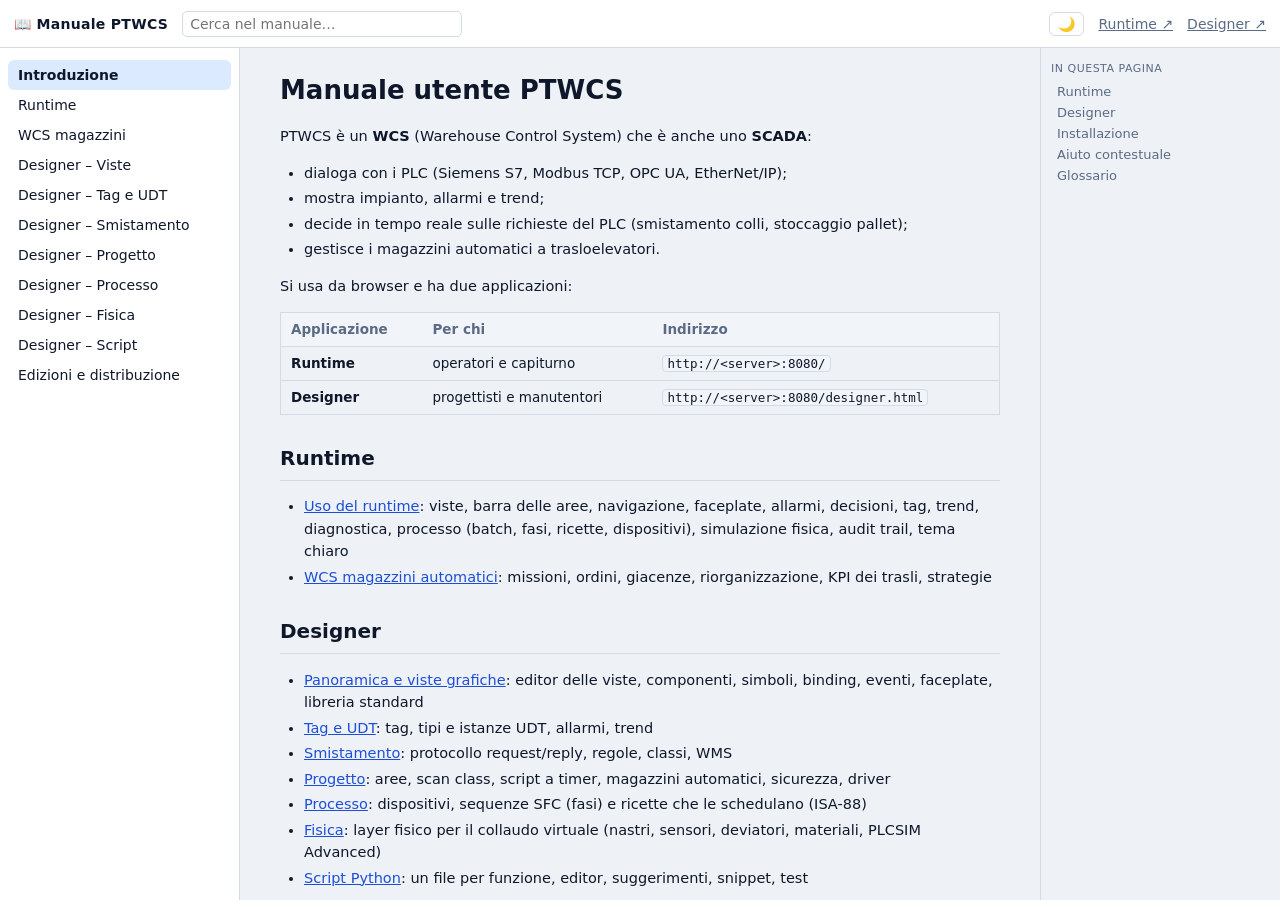
<file: web/manual.html>
<!doctype html>
<html lang="it">
<head>
  <meta charset="utf-8">
  <meta name="viewport" content="width=device-width, initial-scale=1">
  <title>Manuale PTWCS</title>
  <script>try{document.documentElement.dataset.theme=localStorage.getItem('ptwcs.theme')||(matchMedia('(prefers-color-scheme: light)').matches?'light':'dark')}catch(e){}</script>
  <link rel="stylesheet" href="css/app.css">
</head>
<body class="manual">
  <header class="top">
    <span class="brand">📖 Manuale PTWCS</span>
    <input id="mSearch" placeholder="Cerca nel manuale…" style="width:280px">
    <span class="grow"></span>
    <button id="themeBtn"></button>
    <a href="index.html" style="color:var(--muted)">Runtime ↗</a>
    <a href="designer.html" style="color:var(--muted)">Designer ↗</a>
  </header>
  <div class="man-wrap">
    <nav class="man-nav" id="mNav"></nav>
    <main class="man-main md" id="mMain"></main>
    <aside class="man-toc" id="mToc"></aside>
  </div>
  <script type="module">
    import { esc } from './js/core.js';
    import { MANUAL_PAGES, renderMarkdown, manualLink, loadPage, setCurrentPage } from './js/markdown.js';
    import { installDefaultMenu, clipWrite } from './js/ctxmenu.js';
    import { mountThemeButton, themeMenuItem } from './js/theme.js';
    mountThemeButton(document.getElementById('themeBtn'));
    installDefaultMenu((e) => {
      const h = e.target.closest('h1, h2, h3, h4');
      return [
        h ? { label: 'Copia link a questa sezione', icon: '🔗', action: () => clipWrite(`${location.origin}${location.pathname}#${page}/${h.id}`) } : null,
        { label: 'Indietro', icon: '←', action: () => history.back() },
        { label: 'Avanti', icon: '→', action: () => history.forward() },
        { label: 'Aggiorna', icon: '⟳', action: () => location.reload() },
        { sep: true },
        { label: 'Pagine', icon: '☰', sub: MANUAL_PAGES.map(([p, t]) => ({ label: t, checked: p === page, action: () => (location.hash = p) })) },
        { label: 'Cerca nel manuale', icon: '🔍', action: () => search.focus() },
        { label: 'Stampa pagina', icon: '🖨', action: () => window.print() },
        themeMenuItem(),
        { sep: true },
        { label: 'Apri il runtime', icon: '↗', action: () => window.open('index.html', '_blank') },
        { label: 'Apri il Designer', icon: '✎', action: () => window.open('designer.html', '_blank') },
      ];
    });
    const nav = document.getElementById('mNav'), main = document.getElementById('mMain'), tocEl = document.getElementById('mToc');
    const search = document.getElementById('mSearch');
    let page = null;

    function drawNav() {
      nav.innerHTML = MANUAL_PAGES.map(([p, t]) => `<a href="#${p}" class="${p === page ? 'on' : ''}">${esc(t)}</a>`).join('');
    }

    async function show() {
      const [p, anchor] = decodeURIComponent(location.hash.slice(1) || 'index').split('/');
      if (p !== page) {
        page = MANUAL_PAGES.some(([x]) => x === p) ? p : 'index';
        setCurrentPage(page);
        let md;
        try { md = await loadPage(page); } catch (e) { main.innerHTML = `<p>${esc(e.message)}</p>`; return; }
        const r = renderMarkdown(md, { link: manualLink('') });
        main.innerHTML = r.html;
        // ancore dei titoli nel formato pagina/ancora
        main.querySelectorAll('[data-anchor]').forEach((a) => a.setAttribute('href', `#${page}/${a.dataset.anchor}`));
        main.querySelectorAll('a[href^="#"]').forEach((a) => { if (!a.dataset.anchor && !a.getAttribute('href').includes('/') && !MANUAL_PAGES.some(([x]) => `#${x}` === a.getAttribute('href'))) a.setAttribute('href', `#${page}/${a.getAttribute('href').slice(1)}`); });
        tocEl.innerHTML = '<div class="toc-h">In questa pagina</div>' + r.toc.filter((t) => t.level > 1 && t.level < 4).map((t) => `<a href="#${page}/${t.id}" class="l${t.level}">${esc(t.text)}</a>`).join('');
        document.title = `${MANUAL_PAGES.find(([x]) => x === page)[1]} – Manuale PTWCS`;
        drawNav();
      }
      const el = anchor && document.getElementById(anchor);
      main.querySelectorAll('.hl').forEach((x) => x.classList.remove('hl'));
      if (el) { el.scrollIntoView({ block: 'start' }); el.classList.add('hl'); } else main.scrollTop = 0;
    }

    // ricerca in tutte le pagine
    let st;
    search.oninput = () => {
      clearTimeout(st);
      st = setTimeout(async () => {
        const q = search.value.trim().toLowerCase();
        if (q.length < 2) { page = null; return show(); }
        const res = [];
        for (const [p, t] of MANUAL_PAGES) {
          const md = await loadPage(p);
          let head = '', headId = '';
          for (const l of md.split('\n')) {
            const h = l.match(/^#{1,6}\s+(.*)$/);
            if (h) { head = h[1]; headId = (await import('./js/markdown.js')).slug(h[1]); }
            if (l.toLowerCase().includes(q)) res.push({ p, t, head, headId, line: l.replace(/[#*`|>]/g, ' ').trim() });
          }
        }
        page = null;
        main.innerHTML = `<h1>Ricerca: “${esc(search.value)}”</h1>` + (res.length ? res.slice(0, 120).map((r) =>
          `<a class="sres" href="#${r.p}/${r.headId}"><b>${esc(r.t)}</b> › ${esc(r.head)}<br><span class="muted">${esc(r.line.slice(0, 200))}</span></a>`).join('') : '<p class="muted">Nessun risultato.</p>');
        tocEl.innerHTML = '';
        drawNav();
      }, 250);
    };
    window.addEventListener('hashchange', () => { if (search.value) { search.value = ''; page = null; } show(); });
    show();
  </script>
</body>
</html>
</file>
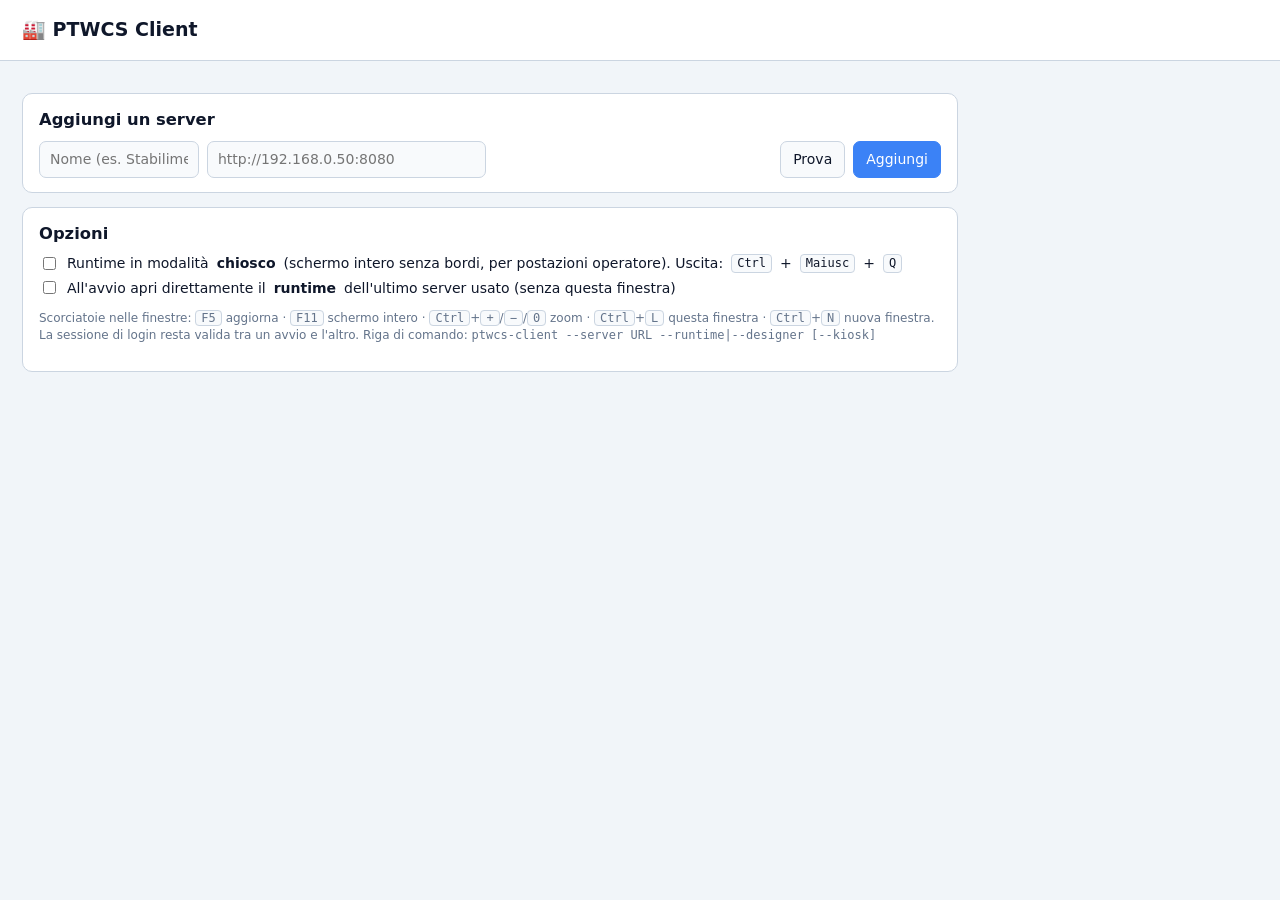
<file: client/src/launcher.html>
<!doctype html>
<html lang="it">
<head>
<meta charset="utf-8">
<title>PTWCS Client</title>
<style>
  :root { --bg: #0b1220; --panel: #111a2e; --panel2: #16213a; --border: #22304d; --fg: #e2e8f0; --muted: #94a3b8; --acc: #3b82f6; --ok: #22c55e; --bad: #ef4444; }
  @media (prefers-color-scheme: light) { :root { --bg: #f1f5f9; --panel: #ffffff; --panel2: #f8fafc; --border: #cbd5e1; --fg: #0f172a; --muted: #64748b; } }
  * { box-sizing: border-box; }
  body { margin: 0; background: var(--bg); color: var(--fg); font: 14px/1.45 system-ui, -apple-system, "Segoe UI", Roboto, sans-serif; }
  header { display: flex; align-items: center; gap: 12px; padding: 16px 22px; border-bottom: 1px solid var(--border); background: var(--panel); }
  header h1 { font-size: 19px; margin: 0; } header .muted { margin-left: auto; }
  main { padding: 18px 22px; display: grid; gap: 14px; max-width: 980px; }
  .muted { color: var(--muted); font-size: 12px; }
  .card { background: var(--panel); border: 1px solid var(--border); border-radius: 10px; padding: 14px 16px; }
  .srv { display: grid; grid-template-columns: 1fr auto; gap: 8px 14px; align-items: center; }
  .srv h3 { margin: 0; font-size: 16px; display: flex; align-items: center; gap: 8px; }
  .dot { width: 10px; height: 10px; border-radius: 50%; background: var(--muted); display: inline-block; }
  .dot.ok { background: var(--ok); } .dot.bad { background: var(--bad); }
  .btns { display: flex; gap: 8px; flex-wrap: wrap; justify-content: flex-end; }
  button { font: inherit; border: 1px solid var(--border); background: var(--panel2); color: var(--fg); border-radius: 7px; padding: 7px 12px; cursor: pointer; }
  button:hover { border-color: var(--acc); }
  button.primary { background: var(--acc); border-color: var(--acc); color: #fff; }
  button.big { padding: 10px 18px; font-size: 15px; }
  button.danger { color: var(--bad); }
  input[type=text], input[type=url] { font: inherit; background: var(--panel2); color: var(--fg); border: 1px solid var(--border); border-radius: 7px; padding: 7px 10px; width: 100%; }
  .form { display: grid; grid-template-columns: 160px 1fr 1fr auto; gap: 8px; align-items: center; }
  label.opt { display: flex; gap: 8px; align-items: center; margin: 4px 0; }
  .empty { text-align: center; padding: 26px; }
  kbd { border: 1px solid var(--border); border-radius: 4px; padding: 0 5px; font-size: 12px; background: var(--panel2); }
  table { border-collapse: collapse; width: 100%; } td, th { padding: 5px 8px; text-align: left; border-bottom: 1px solid var(--border); } th { color: var(--muted); font-weight: 600; font-size: 12px; }
  .modal-back { position: fixed; inset: 0; background: #0009; display: grid; place-items: center; z-index: 10; }
  .modal { background: var(--panel); border: 1px solid var(--border); border-radius: 12px; width: min(760px, 94vw); max-height: 90vh; overflow: auto; padding: 18px 20px; box-shadow: 0 20px 60px #0008; }
  .modal h2 { margin: 0 0 4px; font-size: 18px; } .modal h4 { margin: 16px 0 8px; }
  .acts { display: grid; grid-template-columns: repeat(auto-fill, minmax(165px, 1fr)); gap: 8px; }
  .acts button { text-align: left; padding: 10px 12px; } .acts button b { display: block; } .acts button span { font-size: 12px; color: var(--muted); }
  .msg { margin-top: 10px; padding: 8px 10px; border-radius: 7px; font-size: 13px; } .msg.ok { background: #22c55e22; border: 1px solid var(--ok); } .msg.err { background: #ef444422; border: 1px solid var(--bad); }
  .row { display: flex; gap: 8px; align-items: center; } .grow { flex: 1; }
  input[type=password] { font: inherit; background: var(--panel2); color: var(--fg); border: 1px solid var(--border); border-radius: 7px; padding: 7px 10px; }
</style>
</head>
<body>
<header><h1>🏭 PTWCS Client</h1><span class="muted" id="ver"></span></header>
<main>
  <div id="list"></div>
  <div class="card" id="recentCard" hidden><h3 style="margin:0 0 8px">📂 Progetti recenti</h3><div id="recent"></div></div>
  <div class="card">
    <h3 style="margin:0 0 10px">Aggiungi un server</h3>
    <div class="form">
      <input type="text" id="nName" placeholder="Nome (es. Stabilimento)">
      <input type="url" id="nUrl" placeholder="http://192.168.0.50:8080">
      <span class="muted" id="nTest"></span>
      <div class="btns"><button id="bTest">Prova</button><button class="primary" id="bAdd">Aggiungi</button></div>
    </div>
  </div>
  <div class="card">
    <h3 style="margin:0 0 8px">Opzioni</h3>
    <label class="opt"><input type="checkbox" id="oKiosk"> Runtime in modalità <b>chiosco</b> (schermo intero senza bordi, per postazioni operatore). Uscita: <kbd>Ctrl</kbd>+<kbd>Maiusc</kbd>+<kbd>Q</kbd></label>
    <label class="opt"><input type="checkbox" id="oAuto"> All'avvio apri direttamente il <b>runtime</b> dell'ultimo server usato (senza questa finestra)</label>
    <p class="muted">Scorciatoie nelle finestre: <kbd>F5</kbd> aggiorna · <kbd>F11</kbd> schermo intero · <kbd>Ctrl</kbd>+<kbd>+</kbd>/<kbd>−</kbd>/<kbd>0</kbd> zoom · <kbd>Ctrl</kbd>+<kbd>L</kbd> questa finestra · <kbd>Ctrl</kbd>+<kbd>N</kbd> nuova finestra.
      La sessione di login resta valida tra un avvio e l'altro. Riga di comando: <code>ptwcs-client --server URL --runtime|--designer [--kiosk]</code></p>
  </div>
</main>
<script>
  const send = (m) => window.ipc.postMessage(JSON.stringify(m));
  let S = { servers: [], last: null, kiosk: false, autostart: false };
  const status = {};
  const esc = (s) => String(s ?? '').replace(/[&<>"]/g, (c) => ({ '&': '&amp;', '<': '&lt;', '>': '&gt;', '"': '&quot;' }[c]));
  const norm = (u) => { u = u.trim(); if (!/^https?:\/\//.test(u)) u = 'http://' + u; return u.replace(/\/+$/, ''); };

  function draw() {
    document.getElementById('oKiosk').checked = !!S.kiosk;
    document.getElementById('oAuto').checked = !!S.autostart;
    const list = document.getElementById('list');
    if (!S.servers.length) { list.innerHTML = '<div class="card empty muted">Nessun server. Aggiungi l\'indirizzo del server PTWCS (es. <code>http://localhost:8080</code>).</div>'; return; }
    list.innerHTML = S.servers.map((s, i) => {
      const st = status[s.url];
      const dot = st ? (st.ok ? 'ok' : 'bad') : '';
      const info = st ? (st.ok ? `${esc(st.plant)}${st.designer ? '' : ' · Designer disabilitato'}` : `non raggiungibile: ${esc(st.error)}`) : 'verifica…';
      return `<div class="card srv" data-i="${i}"><div><h3><span class="dot ${dot}"></span>${esc(s.name || s.url)}${S.last === s.url ? ' <span class="muted">(ultimo usato)</span>' : ''}</h3>
          <div class="muted">${esc(s.url)} · ${info}</div></div>
        <div class="btns"><button class="primary big" data-a="runtime">▶ Runtime</button><button class="big" data-a="designer" ${st && st.ok && !st.designer ? 'disabled' : ''}>✎ Designer</button>
          <button data-a="proj" title="Nuovo, apri, salva, backup">📁 Progetto</button><button data-a="test" title="Verifica la connessione">⟳</button><button class="danger" data-a="del" title="Rimuovi">✕</button></div></div>`;
    }).join('');
    list.querySelectorAll('[data-a]').forEach((b) => (b.onclick = () => {
      const i = +b.closest('[data-i]').dataset.i, s = S.servers[i];
      if (b.dataset.a === 'del') { if (confirm(`Rimuovere ${s.name || s.url}?`)) { S.servers.splice(i, 1); save(); } return; }
      if (b.dataset.a === 'proj') { projDialog(s); return; }
      if (b.dataset.a === 'test') { delete status[s.url]; draw(); send({ cmd: 'test', url: s.url }); return; }
      send({ cmd: 'open', url: s.url, app: b.dataset.a, kiosk: b.dataset.a === 'runtime' && !!S.kiosk });
    }));
  }
  function save() { send({ cmd: 'save', config: S }); draw(); }

  window.__state = (st, version) => {
    S = st;
    drawRecent();
    document.getElementById('ver').textContent = `versione ${version}`;
    draw();
    for (const s of S.servers) send({ cmd: 'test', url: s.url });
  };
  window.__test = (url, r) => {
    status[url] = r;
    if (url === norm(document.getElementById('nUrl').value || 'x')) document.getElementById('nTest').textContent = r.ok ? `✓ ${r.plant}` : `✕ ${r.error}`;
    draw();
  };
  document.getElementById('bTest').onclick = () => { const u = norm(document.getElementById('nUrl').value); document.getElementById('nTest').textContent = '…'; send({ cmd: 'test', url: u }); };
  document.getElementById('bAdd').onclick = () => {
    const u = document.getElementById('nUrl').value;
    if (!u.trim()) return;
    const url = norm(u);
    if (!S.servers.some((s) => s.url === url)) S.servers.push({ name: document.getElementById('nName').value.trim(), url });
    document.getElementById('nName').value = ''; document.getElementById('nUrl').value = ''; document.getElementById('nTest').textContent = '';
    save(); send({ cmd: 'test', url });
  };
  document.getElementById('oKiosk').onchange = (e) => { S.kiosk = e.target.checked; save(); };
  document.getElementById('oAuto').onchange = (e) => { S.autostart = e.target.checked; save(); };
  // ------------------------------------------------------------ progetti
  let rid = 0; const pend = {};
  const call = (url, op, extra = {}) => new Promise((res) => { const id = ++rid; pend[id] = res; send({ cmd: 'proj', id, url, op, ...extra }); });
  window.__res = (id, r) => { pend[id]?.(r); delete pend[id]; };
  window.__recent = (list) => { S.recent = list; drawRecent(); };
  const when = (ms) => (ms ? new Date(ms).toLocaleString() : '—');
  const fsize = (n) => (n > 1048576 ? `${(n / 1048576).toFixed(1)} MB` : `${Math.max(1, Math.round(n / 1024))} kB`);

  function drawRecent() {
    const list = S.recent || [];
    document.getElementById('recentCard').hidden = !list.length;
    document.getElementById('recent').innerHTML = `<table><tr><th>Progetto</th><th>File</th><th>Server</th><th></th></tr>${list.map((r, i) => `<tr><td><b>${esc(r.name || '—')}</b><div class="muted">${r.ts ? new Date(r.ts * 1000).toLocaleString() : ''}</div></td>
      <td class="muted" style="word-break:break-all">${esc(r.path)}</td><td class="muted">${esc(r.server)}</td>
      <td><select data-rs="${i}">${S.servers.map((s) => `<option value="${esc(s.url)}" ${s.url === r.server ? 'selected' : ''}>${esc(s.name || s.url)}</option>`).join('')}</select> <button data-ro="${i}">Apri</button></td></tr>`).join('')}</table>`;
    document.querySelectorAll('[data-ro]').forEach((b) => (b.onclick = () => {
      const r = list[+b.dataset.ro];
      const url = document.querySelector(`[data-rs="${b.dataset.ro}"]`).value;
      const s = S.servers.find((x) => x.url === url);
      if (s) projDialog(s, r.path);
    }));
  }

  /** Finestra "Progetto" di un server: accesso, nuovo, apri, salva, backup. */
  async function projDialog(srv, openPath) {
    const back = document.createElement('div');
    back.className = 'modal-back';
    back.innerHTML = `<div class="modal"><div class="row"><h2 class="grow">📁 Progetto – ${esc(srv.name || srv.url)}</h2><button data-x>✕</button></div>
      <div class="muted">${esc(srv.url)}</div><div id="pBody"><p class="muted">verifica accesso…</p></div><div id="pMsg"></div></div>`;
    document.body.appendChild(back);
    const $ = (q) => back.querySelector(q);
    const close = () => back.remove();
    $('[data-x]').onclick = close;
    back.addEventListener('mousedown', (e) => { if (e.target === back) close(); });
    const msg = (ok, html) => { $('#pMsg').innerHTML = `<div class="msg ${ok ? 'ok' : 'err'}">${html}</div>`; };
    const result = (r, what) => {
      if (r.cancel) return;
      if (!r.ok) { msg(false, esc(r.error || 'errore')); return; }
      const x = r.result || {};
      msg(true, `${what}: <b>${esc(x.name || r.name || '')}</b>${x.tags !== undefined ? ` · ${x.tags} tag, ${x.views} viste, ${x.recipes} ricette` : ''}${x.backup ? `<br>Backup del progetto precedente: <code>${esc(x.backup)}</code>` : ''}${r.path ? `<br>File: <code>${esc(r.path)}</code> (${fsize(r.size || 0)})` : ''}${(x.warnings || []).length ? `<br>⚠ ${x.warnings.map(esc).join('<br>⚠ ')}` : ''}${x.security_kept === false || r.security_kept === false ? '<br>Ruoli e sicurezza importati dal file.' : ''}`);
      if (what !== 'Salvato') loadBackups();
    };
    let me = await call(srv.url, 'auth');
    function draw() {
      if (!me.ok) { $('#pBody').innerHTML = `<div class="msg err">${esc(me.error)}</div>`; return; }
      if (me.enabled && !me.user) {
        $('#pBody').innerHTML = `<h4>Accesso</h4><p class="muted">Il server ha la sicurezza attiva: per gestire i progetti serve un utente con il permesso <b>designer.project</b>.</p>
          <div class="row"><input type="text" id="lu" placeholder="Utente" style="width:200px"><input type="password" id="lp" placeholder="Password" style="width:200px"><button class="primary" id="lb">Accedi</button></div>`;
        const go = async () => { me = await call(srv.url, 'login', { user: $('#lu').value, pass: $('#lp').value }); if (!me.ok) { msg(false, esc(me.error)); me = { ok: true, enabled: true }; } else $('#pMsg').innerHTML = ''; draw(); };
        $('#lb').onclick = go; $('#lp').onkeydown = (e) => { if (e.key === 'Enter') go(); };
        $('#lu').focus();
        return;
      }
      const can = !me.enabled || me.project;
      $('#pBody').innerHTML = `${me.enabled ? `<p class="muted">Utente <b>${esc(me.user)}</b> <button data-lo style="padding:2px 8px">Esci</button></p>` : ''}
        ${can ? '' : '<div class="msg err">Questo utente non ha il permesso designer.project: può solo salvare il progetto su file.</div>'}
        <h4>Progetto</h4><div class="acts">
          <button data-op="new" ${can ? '' : 'disabled'}><b>🆕 Nuovo progetto…</b><span>progetto vuoto; ruoli e utenti restano</span></button>
          <button data-op="open" ${can ? '' : 'disabled'}><b>📂 Apri da file…</b><span>sostituisce il progetto del server con un file .ptwcs</span></button>
          <button data-op="save" ${me.designer || !me.enabled ? '' : 'disabled'}><b>💾 Salva su file…</b><span>tutto il progetto in un file .ptwcs</span></button>
          <button data-op="backup" ${can ? '' : 'disabled'}><b>🗄 Crea backup</b><span>copia sul server, ripristinabile</span></button>
        </div>
        <h4>Backup sul server</h4><div id="pBk"><p class="muted">…</p></div>
        <p class="muted">Il file .ptwcs contiene tag, UDT, aree, viste, regole, script, simboli, fasi, ricette, fisica e ruoli. Non contiene utenti e password né il file di impianto (driver, porte). Prima di ogni sostituzione il server salva un backup automatico.</p>`;
      $('[data-lo]')?.addEventListener('click', async () => { me = await call(srv.url, 'logout'); draw(); });
      $('[data-op="save"]').onclick = async () => { msg(true, 'salvataggio…'); result(await call(srv.url, 'save', { name: status[srv.url]?.plant || srv.name || '' }), 'Salvato'); };
      $('[data-op="backup"]').onclick = async () => { const r = await call(srv.url, 'backup_now'); if (r.ok) { msg(true, `Backup creato: <code>${esc(r.file)}</code>`); loadBackups(); } else msg(false, esc(r.error)); };
      $('[data-op="new"]').onclick = async () => {
        const name = prompt('Nome del nuovo progetto:', 'Nuovo impianto');
        if (!name) return;
        if (!confirm(`Creare il progetto "${name}" su ${srv.url}?\n\nIl progetto attuale (tag, viste, regole, script, ricette…) viene sostituito da un progetto vuoto. Prima viene salvato un backup sul server.`)) return;
        msg(true, 'creazione…');
        result(await call(srv.url, 'new', { name }), 'Nuovo progetto creato');
      };
      $('[data-op="open"]').onclick = () => openFile();
      loadBackups();
      if (openPath) { const p = openPath; openPath = null; openFile(p); }
    }
    async function openFile(path) {
      const info = await call(srv.url, 'pick', path ? { path } : {});
      if (info.cancel) return;
      if (!info.ok) { msg(false, esc(info.error)); return; }
      $('#pMsg').innerHTML = `<div class="msg ok"><b>${esc(info.name || 'progetto')}</b> · salvato ${when(info.exported)}${info.exported_by ? ` da ${esc(info.exported_by)}` : ''}<br>
        ${info.tags} tag · ${info.views} viste · ${info.rules} regole · ${info.scripts} script · ${info.recipes} ricette<br><code>${esc(info.path)}</code>
        <label class="opt"><input type="checkbox" id="pSec"> importa anche ruoli e impostazioni di sicurezza (serve users.manage)</label>
        <div class="row" style="margin-top:8px"><button class="primary" id="pGo">Apri e sostituisci il progetto del server</button><button id="pNo">Annulla</button></div></div>`;
      $('#pNo').onclick = () => ($('#pMsg').innerHTML = '');
      $('#pGo').onclick = async () => {
        const keep = !$('#pSec').checked;
        msg(true, 'apertura…');
        result(await call(srv.url, 'open', { path: info.path, keep_security: keep }), 'Progetto aperto');
      };
    }
    async function loadBackups() {
      const host = $('#pBk');
      if (!host) return;
      const r = await call(srv.url, 'backups');
      if (!r.ok) { host.innerHTML = `<p class="muted">${esc(r.error)}</p>`; return; }
      const can = !me.enabled || me.project;
      host.innerHTML = r.list.length ? `<table><tr><th>Backup</th><th>Progetto</th><th>Dimensione</th><th></th></tr>${r.list.slice(0, 12).map((b) => `<tr><td><code>${esc(b.file)}</code></td><td>${esc(b.name)}<div class="muted">${when(b.exported)}${b.exported_by ? ` · ${esc(b.exported_by)}` : ''}</div></td><td>${fsize(b.size)}</td>
        <td><button data-rb="${esc(b.file)}" ${can ? '' : 'disabled'}>↺ Ripristina</button></td></tr>`).join('')}</table>` : '<p class="muted">Nessun backup.</p>';
      host.querySelectorAll('[data-rb]').forEach((b) => (b.onclick = async () => {
        if (!confirm(`Ripristinare il backup ${b.dataset.rb}?\nIl progetto attuale viene prima salvato in un nuovo backup.`)) return;
        msg(true, 'ripristino…');
        result(await call(srv.url, 'restore', { file: b.dataset.rb }), 'Backup ripristinato');
      }));
    }
    draw();
  }
  send({ cmd: 'state' });
</script>
</body>
</html>
</file>
<file: web/css/app.css>
:root {
  --bg: #0b1220; --panel: #111a2e; --panel2: #16213a; --border: #24324f; --text: #e2e8f0; --muted: #8b9bb8;
  --accent: #3b82f6; --ok: #22c55e; --warn: #f59e0b; --alarm: #ef4444; --crit: #dc2626; --info: #38bdf8;
  font-family: system-ui, -apple-system, "Segoe UI", Roboto, sans-serif; font-size: 14px; color-scheme: dark;
  --input-bg: #0a1120; --sel-bg: #1d3461; --chart-bg: #0a1120; --chart-grid: #1e293b;
}
* { box-sizing: border-box; }
html, body { margin: 0; height: 100%; background: var(--bg); color: var(--text); }
button, input, select, textarea { font: inherit; color: inherit; }
button { background: var(--panel2); border: 1px solid var(--border); border-radius: 6px; padding: 5px 10px; cursor: pointer; }
button:hover { border-color: var(--accent); }
button.primary { background: var(--accent); border-color: var(--accent); color: #fff; }
button.danger { border-color: var(--alarm); color: #fca5a5; }
button.small { padding: 2px 7px; font-size: 12px; }
input, select, textarea { background: var(--input-bg); border: 1px solid var(--border); border-radius: 5px; padding: 4px 7px; min-width: 0; }
input:focus, select:focus, textarea:focus { outline: 1px solid var(--accent); }
input[type=color] { padding: 0 2px; height: 26px; width: 40px; }
table { border-collapse: collapse; width: 100%; }
th, td { text-align: left; padding: 6px 8px; border-bottom: 1px solid var(--border); vertical-align: top; }
th { color: var(--muted); font-weight: 600; position: sticky; top: 0; background: var(--panel); }
code, .mono { font-family: ui-monospace, "Cascadia Code", Consolas, monospace; font-size: 12.5px; }
.muted { color: var(--muted); }
.row { display: flex; gap: 8px; align-items: center; }
.grow { flex: 1; }

/* header runtime */
header.top { display: flex; align-items: center; gap: 14px; padding: 0 14px; height: 48px; background: var(--panel); border-bottom: 1px solid var(--border); }
header.top .brand { font-weight: 700; letter-spacing: .3px; }
header.top nav { display: flex; gap: 2px; overflow-x: auto; }
header.top nav a { color: var(--muted); text-decoration: none; padding: 6px 10px; border-radius: 6px; white-space: nowrap; }
header.top nav a.active, header.top nav a:hover { color: var(--text); background: var(--panel2); }
.badge { display: inline-block; min-width: 18px; padding: 0 5px; border-radius: 9px; background: var(--alarm); color: #fff; font-size: 11px; text-align: center; margin-left: 4px; }
.dot { width: 10px; height: 10px; border-radius: 50%; background: var(--alarm); display: inline-block; }
.dot.on { background: var(--ok); }
main.page { height: calc(100% - 48px - 34px - 46px); overflow: auto; padding: 14px; }
main.page.view { padding: 0; overflow: hidden; }
.viewhost { width: 100%; height: 100%; }
.viewhost svg { width: 100%; height: 100%; display: block; }
footer.alarmbar { height: 34px; display: flex; align-items: center; gap: 10px; padding: 0 14px; background: var(--panel); border-top: 1px solid var(--border); font-size: 13px; }
footer.alarmbar.active { background: #3b0d0d; }
.card { background: var(--panel); border: 1px solid var(--border); border-radius: 10px; padding: 14px; margin-bottom: 14px; }
.card h3 { margin: 0 0 10px; font-size: 15px; }
.sev { font-size: 11px; padding: 1px 7px; border-radius: 9px; text-transform: uppercase; font-weight: 700; }
.sev.info { background: #0c4a6e; } .sev.warning { background: #78350f; } .sev.alarm { background: #7f1d1d; } .sev.critical { background: var(--crit); }
tr.unacked td { font-weight: 600; }
tr.active td:first-child { border-left: 3px solid var(--alarm); }
.q-bad { color: var(--warn); }
.grid2 { display: grid; grid-template-columns: repeat(auto-fit, minmax(320px, 1fr)); gap: 14px; }

/* animazioni componenti */
.flow { animation: flow 0.6s linear infinite; }
.flow-rev { animation: flow 0.6s linear infinite reverse; }
@keyframes flow { to { stroke-dashoffset: -18; } }
g.clickable { cursor: pointer; }
g.clickable:hover { filter: brightness(1.2); }
.badq { pointer-events: none; }
text { user-select: none; }

/* toast */
#toasts { position: fixed; right: 16px; bottom: 50px; display: flex; flex-direction: column; gap: 8px; z-index: 1000; }
.toast { background: var(--panel2); border: 1px solid var(--border); border-left: 4px solid var(--info); padding: 9px 14px; border-radius: 8px; max-width: 420px; box-shadow: 0 6px 20px #0008; transition: opacity .4s; white-space: pre-wrap; }
.toast.error { border-left-color: var(--alarm); }
.toast.ok { border-left-color: var(--ok); }
.toast.out { opacity: 0; }

/* modale */
.modal-back { position: fixed; inset: 0; background: #000a; display: flex; align-items: center; justify-content: center; z-index: 500; }
.modal { background: var(--panel); border: 1px solid var(--border); border-radius: 12px; width: min(760px, 94vw); max-height: 90vh; display: flex; flex-direction: column; box-shadow: 0 20px 60px #000c; }
.modal.wide { width: min(1100px, 96vw); }
.modal > .mh { padding: 12px 16px; border-bottom: 1px solid var(--border); font-weight: 700; display: flex; align-items: center; }
.modal > .mb { padding: 14px 16px; overflow: auto; flex: 1; }
.modal > .mf { padding: 10px 16px; border-top: 1px solid var(--border); display: flex; gap: 8px; justify-content: flex-end; }
.field { display: grid; grid-template-columns: 130px 1fr; gap: 8px; align-items: center; margin-bottom: 8px; }
.field > label { color: var(--muted); font-size: 13px; }

/* animazioni elementi dei simboli */
.sym-flow { animation: symflow 0.8s linear infinite; }
@keyframes symflow { to { stroke-dashoffset: calc(-1px * var(--dl, 26)); } }
.sym-blink { animation: symblink 1s steps(2, jump-none) infinite; }
@keyframes symblink { 50% { opacity: 0.15; } }
.sym-spin { animation: symspin 1.2s linear infinite; transform-box: fill-box; transform-origin: center; }
@keyframes symspin { to { transform: rotate(360deg); } }

/* popup / faceplate */
.popup-win { position: fixed; z-index: 601; background: var(--panel); border: 1px solid var(--border); border-radius: 12px; box-shadow: 0 20px 60px #000c; overflow: hidden; }
.popup-head { display: flex; align-items: center; gap: 8px; padding: 7px 10px; background: var(--panel2); cursor: move; user-select: none; font-weight: 600; }
.popup-body svg { display: block; }
.area-card { cursor: pointer; border-left: 5px solid var(--ok); }
.area-card.sev-warning { border-left-color: var(--warn); } .area-card.sev-alarm { border-left-color: var(--alarm); } .area-card.sev-critical { border-left-color: var(--crit); background: #2a0f12; }
.area-card .big { font-size: 26px; font-weight: 700; }
.grid-areas { display: grid; grid-template-columns: repeat(auto-fill, minmax(320px, 1fr)); gap: 14px; margin-bottom: 8px; }

/* barra aree (panoramica impianto, stile PCS7) */
.areabar { height: 46px; display: flex; align-items: stretch; gap: 4px; padding: 5px 10px; background: #0d1628; border-bottom: 1px solid var(--border); overflow-x: auto; }
.areabtn { position: relative; display: flex; flex-direction: column; justify-content: center; min-width: 118px; padding: 2px 10px 2px 12px;
  background: #1a2540; border: 1px solid #2c3b5e; border-radius: 4px; cursor: pointer; user-select: none; line-height: 1.15; }
.areabtn:hover { border-color: var(--accent); }
.areabtn.open { border-color: var(--accent); background: #22305a; }
.areabtn .an { font-weight: 700; font-size: 12.5px; white-space: nowrap; }
.areabtn .ai { display: flex; gap: 3px; margin-top: 2px; }
.areabtn .ai span { min-width: 16px; height: 13px; border-radius: 2px; font-size: 10px; font-weight: 700; text-align: center; line-height: 13px; padding: 0 2px; background: #2a3552; color: #64748b; }
.areabtn .ai .c.on { background: var(--crit); color: #fff; } .areabtn .ai .a.on { background: var(--alarm); color: #fff; }
.areabtn .ai .w.on { background: var(--warn); color: #111; } .areabtn .ai .i.on { background: var(--info); color: #082f49; }
.areabtn .ai .q.on { background: #7c3aed; color: #fff; }
.areabtn::before { content: ''; position: absolute; left: 0; top: 0; bottom: 0; width: 5px; border-radius: 4px 0 0 4px; background: var(--ok); }
.areabtn.sev-info::before { background: var(--info); } .areabtn.sev-warning::before { background: var(--warn); }
.areabtn.sev-alarm::before { background: var(--alarm); } .areabtn.sev-critical::before { background: var(--crit); }
.areabtn.blink::before, .areabtn.blink .ai .on { animation: abl 0.9s steps(2, jump-none) infinite; }
@keyframes abl { 50% { opacity: .25; } }
.areabtn.current .an { color: #93c5fd; }
.areamenu { position: fixed; z-index: 700; min-width: 260px; max-height: 70vh; overflow: auto; background: var(--panel); border: 1px solid var(--border);
  border-radius: 8px; box-shadow: 0 16px 40px #000c; padding: 6px; }
.areamenu .grp { color: var(--muted); font-size: 11px; text-transform: uppercase; letter-spacing: .5px; padding: 8px 8px 4px; display: flex; gap: 6px; align-items: center; }
.areamenu a { display: flex; gap: 8px; align-items: center; padding: 6px 10px; border-radius: 5px; color: var(--text); text-decoration: none; }
.areamenu a:hover { background: var(--panel2); }
.areamenu .dotsev { width: 9px; height: 9px; border-radius: 50%; background: var(--ok); flex: none; }
.areamenu .dotsev.warning { background: var(--warn); } .areamenu .dotsev.alarm { background: var(--alarm); } .areamenu .dotsev.critical { background: var(--crit); } .areamenu .dotsev.info { background: var(--info); }

/* WCS */
.wcs-head { padding: 10px 14px; }
.wcs .subtabs button { font-size: 13px; }
.wcs h4 { margin: 4px 0 8px; font-size: 12px; text-transform: uppercase; letter-spacing: .5px; color: var(--muted); }
.wcs table td, .wcs table th { padding: 4px 7px; font-size: 13px; }
.wcs tr.sel td { background: #1d3461; }
.wcs tr.wcs-held td { opacity: .65; }
.wcs-cls { display: inline-block; min-width: 18px; text-align: center; border-radius: 4px; color: #fff; font-weight: 700; font-size: 11px; padding: 0 3px; }
.wcs-zone { display: inline-block; min-width: 18px; text-align: center; border-radius: 4px; font-size: 11px; font-weight: 700; border: 1px solid #334155; }
.wcs-zone.z0 { background: #14532d; } .wcs-zone.z1 { background: #1e3a8a; } .wcs-zone.z2 { background: #4c1d95; }
.wcs-prio { display: inline-block; width: 20px; text-align: center; border-radius: 10px; font-weight: 700; font-size: 12px; background: #334155; }
.wcs-prio.ph { background: var(--alarm); color: #fff; } .wcs-prio.pl { background: #1e293b; color: var(--muted); }
.wcs-bar { display: inline-block; width: 90px; height: 8px; border-radius: 4px; background: #1e293b; overflow: hidden; vertical-align: middle; }
.wcs-bar > span { display: block; height: 100%; }
.wcs-zbar { display: inline-flex; width: 80px; height: 9px; border-radius: 3px; overflow: hidden; background: #1e293b; vertical-align: middle; }
.wcs-zbar > span { height: 100%; }
.wcs-dot { width: 10px; height: 10px; border-radius: 50%; display: inline-block; }
.wcs-crane.fault { border-color: var(--alarm); background: #2a0f12; }
.wcs-kpis { display: grid; grid-template-columns: repeat(auto-fill, minmax(140px, 1fr)); gap: 10px 14px; margin-top: 10px; }
.wcs-kpis label { display: block; color: var(--muted); font-size: 12px; margin-bottom: 3px; }
.wcs-kpis .big { font-size: 22px; }
.wcs-rules li { margin-bottom: 6px; line-height: 1.4; }
.chip.warn { border-color: var(--warn); color: #fcd34d; } .chip.info { border-color: var(--info); color: #7dd3fc; }
.chip { display: inline-block; padding: 1px 8px; border-radius: 10px; background: var(--panel2); border: 1px solid var(--border); font-size: 12px; margin: 2px; }
.chip.ok { border-color: var(--ok); color: #86efac; } .chip.err { border-color: var(--alarm); color: #fca5a5; }
.subtabs { display: flex; gap: 4px; margin-bottom: 12px; flex-wrap: wrap; }
.subtabs button.on { background: var(--accent); border-color: var(--accent); color: #fff; }
.tbl-wrap { overflow: auto; max-width: 100%; }
.nowrap { white-space: nowrap; }
.hint { color: var(--muted); font-size: 12px; margin: 8px 0; }
.wcs td.mono { white-space: nowrap; }

/* menu contestuale */
.ctxmenu { position: fixed; z-index: 2000; min-width: 220px; max-height: 80vh; overflow-y: auto; background: var(--panel); border: 1px solid var(--border);
  border-radius: 8px; box-shadow: 0 14px 40px #000c; padding: 4px; font-size: 13px; user-select: none; }
.ctxmenu .cm-item { display: grid; grid-template-columns: 22px 1fr auto; align-items: center; gap: 6px; padding: 5px 10px 5px 6px; border-radius: 5px; cursor: pointer; white-space: nowrap; }
.ctxmenu .cm-item:hover { background: var(--accent); color: #fff; }
.ctxmenu .cm-item.dis { opacity: .4; cursor: default; }
.ctxmenu .cm-item.dis:hover { background: none; color: inherit; }
.ctxmenu .cm-item.danger { color: #fca5a5; }
.ctxmenu .cm-item.danger:hover { background: var(--alarm); color: #fff; }
.ctxmenu .cm-ic { text-align: center; }
.ctxmenu .cm-k { color: var(--muted); font-size: 11.5px; padding-left: 14px; }
.ctxmenu .cm-item:hover .cm-k { color: #e0e7ff; }
.ctxmenu .cm-sep { height: 1px; background: var(--border); margin: 4px 6px; }
.ctxmenu .cm-head { color: var(--muted); font-size: 11px; text-transform: uppercase; letter-spacing: .5px; padding: 6px 10px 3px; }

/* manuale e aiuto contestuale */
body.manual { display: flex; flex-direction: column; height: 100%; }
.man-wrap { flex: 1; min-height: 0; display: grid; grid-template-columns: 240px 1fr 240px; }
.man-nav { border-right: 1px solid var(--border); background: var(--panel); padding: 12px 8px; overflow: auto; }
.man-nav a { display: block; padding: 7px 10px; border-radius: 6px; color: var(--text); text-decoration: none; }
.man-nav a:hover { background: var(--panel2); } .man-nav a.on { background: #1d3461; font-weight: 600; }
.man-main { overflow: auto; padding: 18px 40px 80px; max-width: 1050px; }
.man-toc { border-left: 1px solid var(--border); padding: 14px 10px; overflow: auto; font-size: 13px; }
.man-toc .toc-h { color: var(--muted); text-transform: uppercase; font-size: 11px; letter-spacing: .5px; margin-bottom: 6px; }
.man-toc a { display: block; color: var(--muted); text-decoration: none; padding: 3px 6px; border-radius: 4px; }
.man-toc a:hover { color: var(--text); background: var(--panel2); } .man-toc a.l3 { padding-left: 18px; font-size: 12.5px; }
.sres { display: block; padding: 8px 10px; border-radius: 6px; color: var(--text); text-decoration: none; margin-bottom: 4px; border: 1px solid var(--border); }
.sres:hover { border-color: var(--accent); }
@media (max-width: 1100px) { .man-wrap { grid-template-columns: 200px 1fr; } .man-toc { display: none; } }
.md { line-height: 1.55; font-size: 14.5px; }
.md h1 { font-size: 26px; margin: 4px 0 14px; } .md h2 { font-size: 20px; margin: 28px 0 10px; padding-bottom: 6px; border-bottom: 1px solid var(--border); }
.md h3 { font-size: 16.5px; margin: 22px 0 8px; } .md h4 { font-size: 14.5px; margin: 16px 0 6px; }
.md h1, .md h2, .md h3, .md h4 { scroll-margin-top: 12px; }
.md .md-anchor { margin-left: 8px; color: var(--muted); text-decoration: none; opacity: 0; font-size: .8em; }
.md h1:hover .md-anchor, .md h2:hover .md-anchor, .md h3:hover .md-anchor, .md h4:hover .md-anchor { opacity: 1; }
.md .hl { animation: mdhl 2s ease-out; } @keyframes mdhl { from { background: #3b82f644; } to { background: transparent; } }
.md a { color: #60a5fa; }
.md code { background: #0a1120; border: 1px solid var(--border); border-radius: 4px; padding: 0 4px; font-size: 12.5px; }
.md pre.md-code { background: #0a1120; border: 1px solid var(--border); border-radius: 8px; padding: 10px 12px; overflow: auto; }
.md pre.md-code code { border: 0; padding: 0; background: none; }
.md .md-tbl { overflow: auto; margin: 8px 0 14px; }
.md table { border: 1px solid var(--border); } .md th { background: var(--panel2); position: static; } .md td, .md th { padding: 6px 10px; font-size: 13.5px; }
.md blockquote { margin: 12px 0; padding: 4px 14px; border-left: 4px solid var(--accent); background: #3b82f612; border-radius: 0 6px 6px 0; }
.md ul, .md ol { padding-left: 24px; } .md li { margin: 3px 0; }
.md img { max-width: 100%; border: 1px solid var(--border); border-radius: 6px; }
.helpbtn { width: 20px; height: 20px; padding: 0; border-radius: 50%; font-size: 12px; font-weight: 700; line-height: 18px; text-align: center;
  background: #1e3a5f; border: 1px solid #3b82f6; color: #93c5fd; cursor: help; vertical-align: middle; flex: none; margin-left: 4px; }
.helpbtn:hover { background: var(--accent); color: #fff; }
.help-drawer { position: fixed; top: 0; right: 0; bottom: 0; width: min(560px, 92vw); z-index: 1500; background: var(--panel); border-left: 1px solid var(--border);
  box-shadow: -16px 0 40px #000a; transform: translateX(105%); transition: transform .2s ease; display: flex; flex-direction: column; }
.help-drawer.open { transform: none; }
.help-drawer .hd-head { display: flex; align-items: center; gap: 10px; padding: 10px 14px; border-bottom: 1px solid var(--border); }
.help-drawer .hd-open { color: #60a5fa; font-size: 13px; }
.help-drawer .hd-body { flex: 1; overflow: auto; padding: 6px 18px 40px; font-size: 13.5px; }
.help-drawer .hd-body h1 { font-size: 20px; } .help-drawer .hd-body h2 { font-size: 17px; margin-top: 8px; } .help-drawer .hd-body h3 { font-size: 15px; }

/* login e permessi */
.auth-overlay { position: fixed; inset: 0; z-index: 3000; background: radial-gradient(circle at 50% 30%, #13213d, #050a14 70%); display: flex; align-items: center; justify-content: center; }
.auth-box { width: min(380px, 92vw); background: var(--panel); border: 1px solid var(--border); border-radius: 14px; padding: 26px 28px; box-shadow: 0 30px 80px #000c; text-align: center; }
.auth-box h2 { margin: 6px 0 4px; font-size: 20px; }
.auth-box .auth-logo { font-size: 34px; }
.auth-box form { display: flex; flex-direction: column; gap: 10px; margin-top: 14px; }
.auth-box input { padding: 9px 11px; font-size: 15px; }
.auth-box button.primary { padding: 9px; font-size: 15px; }
.auth-box .err { color: #fca5a5; min-height: 18px; font-size: 13px; }
.userchip { display: inline-flex; gap: 6px; align-items: center; }
.noperm { opacity: .45; cursor: not-allowed !important; }
.nocmd g.clickable { cursor: not-allowed; }
.wcs.ro [data-ma], .wcs.ro [data-oa], .wcs.ro #bIn, .wcs.ro #bOut, .wcs.ro #bMove, .wcs.ro #bNew { display: none; }

/* processo: sequenze, ricette, audit */
.seq-grid { display: grid; grid-template-columns: repeat(auto-fill, minmax(300px, 1fr)); gap: 12px; margin-bottom: 4px; }
.seq-card { cursor: pointer; border-left: 5px solid var(--border); }
.seq-card.sel { box-shadow: 0 0 0 2px var(--accent); }
.seq-card.st-running { border-left-color: var(--ok); } .seq-card.st-paused, .seq-card.st-stopped { border-left-color: var(--warn); }
.seq-card.st-error { border-left-color: var(--alarm); } .seq-card.st-done { border-left-color: var(--info); }
.seq-now { margin: 8px 0 6px; min-height: 20px; }
.seq-prog { height: 6px; background: var(--panel2); border-radius: 3px; overflow: hidden; margin-bottom: 8px; }
.seq-prog span { display: block; height: 100%; background: var(--ok); transition: width .4s; }
.sfc { display: flex; flex-direction: column; align-items: stretch; }
.sfc-step { display: flex; flex-direction: column; }
.sfc-box { border: 2px solid var(--border); border-radius: 6px; padding: 7px 10px; background: var(--panel2); position: relative; }
.sfc-box b { margin-right: 8px; }
.sfc-n { display: inline-block; min-width: 22px; text-align: center; border-radius: 4px; background: var(--border); margin-right: 6px; font-weight: 700; font-size: 12px; }
.sfc-step.cur .sfc-box { border-color: var(--ok); box-shadow: 0 0 0 3px #22c55e33; }
.sfc-step.past .sfc-box { opacity: .75; }
.sfc-act { font-size: 12px; color: var(--muted); font-family: ui-monospace, monospace; }
.sfc-tr { margin-left: 22px; padding: 6px 0 6px 18px; border-left: 2px solid var(--border); font-size: 12.5px; position: relative; }
.sfc-tr .sfc-bar { position: absolute; left: -9px; top: 50%; width: 16px; height: 3px; background: var(--text); }
.sfc-tr.to { color: var(--warn); }
.sfc-end { align-self: flex-start; margin-top: 4px; padding: 4px 14px; border: 2px double var(--border); border-radius: 6px; font-weight: 700; }
.rc-tbl tr.diff td { background: #f59e0b22; }
.proc tr.sel td { background: #1d3461; }
.audit-tbl td { font-size: 12.5px; }
.audit-tbl td.old { color: #fca5a5; } .audit-tbl td.new { color: #86efac; }
.audit-tbl tr.fresh td { animation: mdhl 2.5s ease-out; }


/* ===================================================================== tema chiaro */
:root[data-theme="light"] {
  --bg: #eef2f7; --panel: #ffffff; --panel2: #f1f5f9; --border: #d3dbe6; --text: #0f172a; --muted: #5b6b85;
  --accent: #2563eb; --ok: #16a34a; --warn: #d97706; --alarm: #dc2626; --crit: #b91c1c; --info: #0284c7;
  --input-bg: #ffffff; --sel-bg: #dbeafe; --chart-bg: #f8fafc; --chart-grid: #e2e8f0;
  color-scheme: light;
}
[data-theme="light"] .areabar { background: #e2e8f0; }
[data-theme="light"] .areabtn { background: #ffffff; border-color: #cbd5e1; }
[data-theme="light"] .areabtn.open { background: #dbeafe; }
[data-theme="light"] .areabtn .ai span { background: #e2e8f0; color: #94a3b8; }
[data-theme="light"] .areabtn.current .an { color: var(--accent); }
[data-theme="light"] footer.alarmbar.active { background: #fee2e2; }
[data-theme="light"] .area-card.sev-critical, [data-theme="light"] .wcs-crane.fault { background: #fee2e2; }
[data-theme="light"] .sev { color: #fff; }
[data-theme="light"] .sev.info { background: #0284c7; } [data-theme="light"] .sev.warning { background: #d97706; } [data-theme="light"] .sev.alarm { background: #dc2626; }
[data-theme="light"] .chip.ok { color: #15803d; } [data-theme="light"] .chip.err { color: #b91c1c; }
[data-theme="light"] .chip.warn { color: #b45309; } [data-theme="light"] .chip.info { color: #0369a1; }
[data-theme="light"] .err { color: #b91c1c; }
[data-theme="light"] .q-bad { color: #b45309; }
[data-theme="light"] .toast { box-shadow: 0 6px 20px #0f172a33; }
[data-theme="light"] .modal, [data-theme="light"] .popup-win, [data-theme="light"] .ctxmenu, [data-theme="light"] .areamenu { box-shadow: 0 16px 40px #0f172a40; }
[data-theme="light"] .ctxmenu .cm-item.danger { color: #b91c1c; }
[data-theme="light"] .wcs tr.sel td, [data-theme="light"] .proc tr.sel td, [data-theme="light"] .man-nav a.on { background: var(--sel-bg); }
[data-theme="light"] .wcs-prio.pl, [data-theme="light"] .wcs-bar, [data-theme="light"] .wcs-zbar { background: #e2e8f0; }
[data-theme="light"] .wcs-zone.z0 { background: #bbf7d0; } [data-theme="light"] .wcs-zone.z1 { background: #bfdbfe; } [data-theme="light"] .wcs-zone.z2 { background: #e9d5ff; }
[data-theme="light"] .md code, [data-theme="light"] .md pre.md-code { background: #f1f5f9; }
[data-theme="light"] .md a { color: #1d4ed8; }
[data-theme="light"] .md blockquote { background: #eff6ff; }
[data-theme="light"] .helpbtn { background: #dbeafe; color: #1d4ed8; }
[data-theme="light"] .auth-overlay { background: radial-gradient(circle at 50% 30%, #ffffff, #dbe4f0 75%); }
[data-theme="light"] .audit-tbl td.old { color: #b91c1c; } [data-theme="light"] .audit-tbl td.new { color: #15803d; }
[data-theme="light"] .rc-tbl tr.diff td { background: #fef3c7; }
[data-theme="light"] .sfc-tr .sfc-bar { background: #334155; }
[data-theme="light"] .t-res.ok { color: #15803d; } [data-theme="light"] .t-res.ko { color: #b91c1c; }
.themebtn { background: transparent; border: 1px solid var(--border); border-radius: 6px; padding: 3px 8px; cursor: pointer; }
[data-theme="light"] button.danger { color: #b91c1c; }
[data-theme="light"] button.danger:hover { background: #fee2e2; }
.sfc-par { margin: 4px 0 4px 10px; }
.sfc-dbl { height: 6px; border-top: 2px solid var(--text); border-bottom: 2px solid var(--text); opacity: .6; margin: 4px 0; }
.sfc-brs { display: flex; gap: 10px; align-items: flex-start; }
.sfc-br { flex: 1; min-width: 0; }
.sfc-brh { font-size: 11px; color: var(--muted); text-transform: uppercase; letter-spacing: .5px; margin-bottom: 3px; }
.sfc-act.ph { color: var(--accent); }
.dev-grid { display: grid; grid-template-columns: repeat(auto-fill, minmax(220px, 1fr)); gap: 10px; }
.dev-card { border-left: 5px solid var(--ok); }
.dev-card.alloc { border-left-color: var(--warn); }
.ph-list td { font-size: 12.5px; }

/* editor SFC (condiviso runtime/Designer) */
.pr-step { border: 1px solid var(--border); border-radius: 8px; margin-bottom: 6px; background: var(--panel2); }
.pr-step.open { border-color: var(--accent); }
.pr-head { display: flex; align-items: center; gap: 6px; padding: 6px 8px; }
.pr-body { padding: 4px 12px 10px; border-top: 1px solid var(--border); }
.pr-body h5 { margin: 10px 0 4px; font-size: 11.5px; text-transform: uppercase; letter-spacing: .5px; color: var(--muted); }
.pr-row { display: flex; gap: 5px; align-items: center; margin: 3px 0; }
.pr-row input { min-width: 0; }
.pr-tr { border-left: 3px solid var(--accent); padding: 4px 0 4px 8px; margin: 6px 0; }
.pr-brs { display: flex; gap: 8px; align-items: flex-start; flex-wrap: wrap; margin-bottom: 4px; }
.pr-br { flex: 1; min-width: 320px; border: 2px dashed var(--border); border-radius: 8px; padding: 6px; }
.phase-params { display: flex; flex-wrap: wrap; gap: 4px; }
.phase-params .chip { display: inline-flex; align-items: center; gap: 4px; }
.pr-state { border-left: 3px solid var(--warn); padding: 4px 8px; margin: 6px 0; }
.act-row { flex-wrap: wrap; }
.proc ul.list { list-style: none; margin: 8px 0 0; padding: 0; }
.proc ul.list li { display: flex; align-items: center; gap: 6px; padding: 6px 8px; border-radius: 6px; cursor: pointer; }
.proc ul.list li:hover { background: var(--panel2); } .proc ul.list li.on { background: var(--sel-bg); }
.proc .formgrid { display: grid; grid-template-columns: 160px 1fr; gap: 8px 12px; align-items: center; max-width: 820px; }
.proc .formgrid > label { color: var(--muted); font-size: 13px; }
.proc table.edit td { padding: 3px 4px; } .proc table.edit input, .proc table.edit select { font-size: 12.5px; padding: 3px 5px; }
.proc .ph-inst { border-top: 1px solid var(--border); margin-top: 8px; padding-top: 6px; }

/* ---------------------------------------------------------------- simulazione fisica */
.simbadge { background: #7c3aed; color: #fff; border: 0; border-radius: 6px; padding: 2px 8px; font-size: 12px; white-space: nowrap; font-weight: 700; letter-spacing: .5px; cursor: pointer; animation: simpulse 2s ease-in-out infinite; }
@keyframes simpulse { 50% { opacity: .65; } }
.sim .kpis { display: grid; grid-template-columns: repeat(auto-fill, minmax(130px, 1fr)); gap: 10px; margin: 8px 0 14px; }
.sim .kpi { background: var(--panel); border: 1px solid var(--border); border-radius: 8px; padding: 8px 10px; }
.sim .kpi b { font-size: 22px; }
.sim h4 { margin: 12px 0 4px; }
.sim td.r, .sim th.r { text-align: right; }
.sim td { vertical-align: middle; }
.sim tr.bad td { background: color-mix(in srgb, var(--alarm) 14%, transparent); }
.sim .nowrap { white-space: nowrap; }
.sim .smlog { max-height: 220px; overflow: auto; font-size: 12px; }
.sim .smlog div { padding: 2px 0; border-bottom: 1px dashed var(--border); }
@media (max-width: 700px) { .sim .grid2 { grid-template-columns: 1fr; } }

/* tubazioni con portata (simulazione fisica) */
g.phys-flow > line { stroke-dasharray: 10 8; animation: flow 0.6s linear infinite; stroke: #38bdf8 !important; }
.sim .lvl { display: inline-block; width: 60px; height: 8px; border-radius: 4px; background: var(--panel2); vertical-align: middle; overflow: hidden; }
.sim .lvl i { display: block; height: 100%; background: #38bdf8; }

/* ---------------------------------------------------------------- SFC a flowchart (stile PCS7) */
.sfx { display: flex; flex-direction: column; gap: 6px; }
.sfx-tb { display: flex; gap: 6px; align-items: center; flex-wrap: wrap; padding: 6px; background: var(--panel2); border: 1px solid var(--border); border-radius: 6px; }
.sfx-body { display: grid; grid-template-columns: minmax(0, 1fr) 340px; gap: 10px; min-height: 420px; }
.sfx-canvas, .sfx-view { overflow: auto; background: var(--sfx-bg, #0b1220); border: 1px solid var(--border); border-radius: 6px; outline: none; }
.sfx-canvas { max-height: 72vh; }
.sfx-view { max-height: 60vh; }
.sfx-props { background: var(--panel); border: 1px solid var(--border); border-radius: 6px; padding: 10px; overflow: auto; max-height: 72vh; }
.sfx-props h4 { margin: 0 0 8px; } .sfx-props h5 { margin: 12px 0 6px; font-size: 12px; text-transform: uppercase; letter-spacing: .4px; color: var(--muted); }
.sfx-props .fg { display: grid; grid-template-columns: 110px 1fr; gap: 6px 8px; align-items: center; }
.sfx-props .row { display: flex; gap: 6px; align-items: center; margin: 4px 0; }
.sfx-act, .sfx-cond { border: 1px solid var(--border); border-radius: 6px; padding: 6px; margin: 4px 0; background: var(--panel2); }
.sfx-cond { display: flex; gap: 4px; align-items: center; }
.sfx-svg { display: block; font-family: inherit; }
.sfx-svg .sfx-ln { stroke: #64748b; stroke-width: 2; } .sfx-svg .sfx-ln.dash { stroke-dasharray: 3 4; } .sfx-svg .sfx-ln.alt { stroke: #a78bfa; }
.sfx-svg .sfx-dbl { stroke: #94a3b8; stroke-width: 2; }
.sfx-svg .sfx-step rect { fill: #1e293b; stroke: #94a3b8; stroke-width: 2; cursor: pointer; }
.sfx-svg .sfx-step rect.init { fill: none; stroke-width: 1.2; }
.sfx-svg .sfx-step text { fill: #e2e8f0; font-size: 13px; pointer-events: none; }
.sfx-svg .sfx-step .n { fill: #94a3b8; font-weight: 700; } .sfx-svg .sfx-step .nm { font-weight: 700; }
.sfx-svg .sfx-step .inf, .sfx-svg .sfx-step .tm { font-size: 11px; fill: #94a3b8; }
.sfx-svg .sfx-step.cur rect { fill: #14532d; stroke: #22c55e; } .sfx-svg .sfx-step.cur .tm { fill: #86efac; }
.sfx-svg .sfx-step.past rect { stroke: #3b82f6; }
.sfx-svg .sfx-step.sel rect:first-child { stroke: #f59e0b; stroke-width: 3; }
.sfx-svg .sfx-tr { cursor: pointer; } .sfx-svg .sfx-tr .hit { fill: transparent; }
.sfx-svg .sfx-tr .bar { stroke: #e2e8f0; stroke-width: 5; } .sfx-svg .sfx-tr.impl .bar { stroke: #64748b; }
.sfx-svg .sfx-tr .lbl { fill: #cbd5e1; font-size: 12px; } .sfx-svg .sfx-tr.impl .lbl { fill: #64748b; font-style: italic; }
.sfx-svg .sfx-tr .jmp { fill: #c4b5fd; font-weight: 700; }
.sfx-svg .sfx-tr .lv { fill: #fbbf24; font-weight: 700; } .sfx-svg .sfx-tr.live-ok .bar { stroke: #22c55e; } .sfx-svg .sfx-tr.live-ok .lv { fill: #22c55e; }
.sfx-svg .sfx-tr.live-no .bar { stroke: #f59e0b; }
.sfx-svg .sfx-tr.sel .bar { stroke: #f59e0b; } .sfx-svg .sfx-tr.sel .hit { fill: #f59e0b22; }
.sfx-svg .sfx-brh { cursor: pointer; } .sfx-svg .sfx-brh rect { fill: #312e81; stroke: #6366f1; } .sfx-svg .sfx-brh text { fill: #c7d2fe; font-size: 11px; pointer-events: none; }
.sfx-svg .sfx-brh.sel rect { stroke: #f59e0b; stroke-width: 2; }
.sfx-svg .sfx-ins { cursor: pointer; opacity: .35; } .sfx-svg .sfx-ins:hover { opacity: 1; }
.sfx-svg .sfx-ins circle { fill: #0ea5e9; } .sfx-svg .sfx-ins text { fill: #fff; font-size: 13px; font-weight: 700; pointer-events: none; }
.sfx-svg .sfx-end rect { fill: #334155; stroke: #94a3b8; } .sfx-svg .sfx-end text { fill: #e2e8f0; font-size: 12px; font-weight: 700; }
.sfx-svg .sfx-jt { fill: #c4b5fd; font-size: 11px; } .sfx-svg .sfx-to { fill: #fbbf24; font-size: 11px; }
[data-theme="light"] .sfx-canvas, [data-theme="light"] .sfx-view { --sfx-bg: #f8fafc; }
[data-theme="light"] .sfx-svg .sfx-step rect { fill: #ffffff; stroke: #475569; } [data-theme="light"] .sfx-svg .sfx-step text { fill: #0f172a; }
[data-theme="light"] .sfx-svg .sfx-step.cur rect { fill: #dcfce7; stroke: #16a34a; } [data-theme="light"] .sfx-svg .sfx-step.cur .tm { fill: #15803d; }
[data-theme="light"] .sfx-svg .sfx-tr .bar { stroke: #0f172a; } [data-theme="light"] .sfx-svg .sfx-tr .lbl { fill: #334155; }
[data-theme="light"] .sfx-svg .sfx-end rect { fill: #e2e8f0; stroke: #475569; } [data-theme="light"] .sfx-svg .sfx-end text { fill: #0f172a; }
[data-theme="light"] .sfx-svg .sfx-brh rect { fill: #e0e7ff; } [data-theme="light"] .sfx-svg .sfx-brh text { fill: #3730a3; }
@media (max-width: 1000px) { .sfx-body { grid-template-columns: 1fr; } }

/* dati dal vivo di fasi e batch */
.phase-live { grid-template-columns: minmax(360px, 1fr) minmax(360px, 1fr); margin-top: 12px; }
.phase-live h4 { margin: 12px 0 6px; }
.pl-info th { text-align: left; width: 130px; color: var(--muted, #94a3b8); font-weight: 500; }
.pl-step { border: 1px solid #33415588; border-radius: 8px; padding: 8px 10px; margin-bottom: 8px; }
.pl-tr { margin-top: 6px; padding: 4px 8px; border-left: 3px solid #f59e0b; }
.pl-tr.ok { border-left-color: #22c55e; }
.pl-c { font-size: 12.5px; margin: 2px 0 0 10px; } .pl-c.ok { color: #22c55e; } .pl-c.no { color: #f59e0b; }
.pl-c b, .pl-c code { color: inherit; }
.pl-tags td.r, .pl-tags th.r { text-align: right; white-space: nowrap; }
.proc .ph-inst.sel { background: #3b82f61a; border-radius: 6px; }
/* libreria tag: esporta/importa */
.xl-list { max-height: 260px; overflow: auto; border: 1px solid var(--border); border-radius: 6px; padding: 4px 8px; margin: 6px 0 10px; }
.xl-list label, .modal .row label { gap: 6px; }
.il-list { max-height: 240px; overflow: auto; list-style: none; padding: 0; margin: 6px 0; }
.il-list li { padding: 2px 0; }
.chip.edition { white-space: nowrap; margin-left: 8px; font-size: 11px; border-color: #6366f1; color: #a5b4fc; }
</file>
